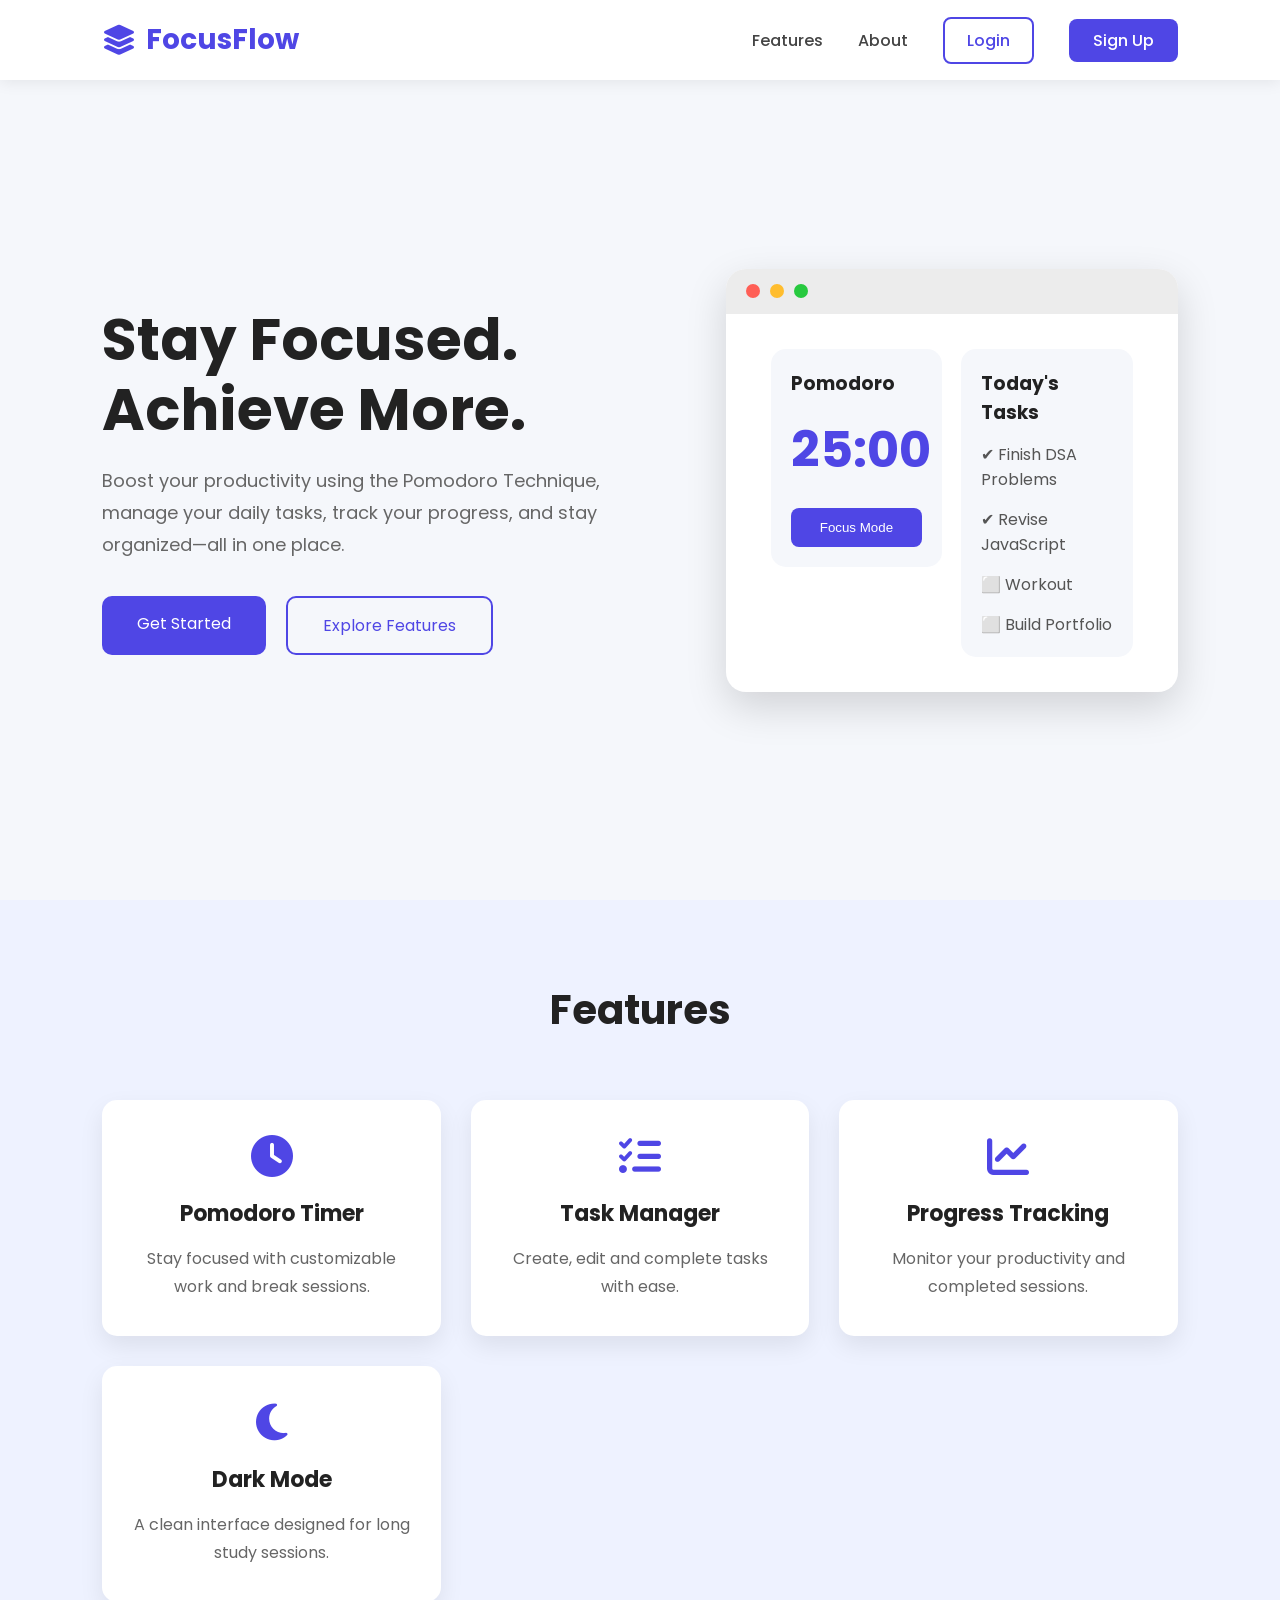
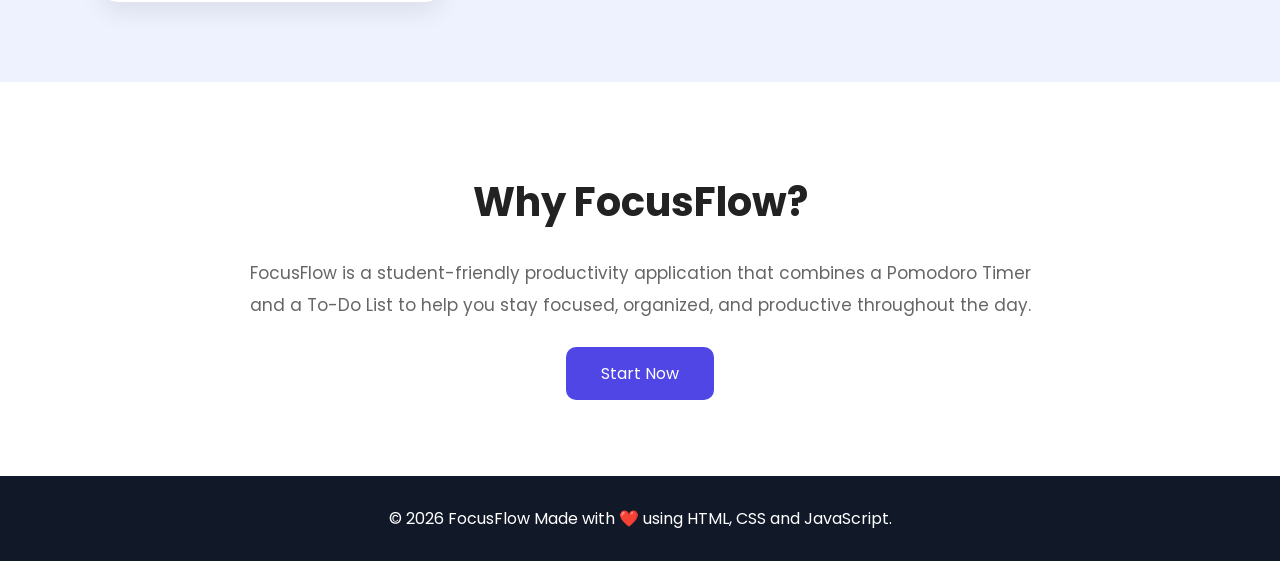
<file: index.html>
<!DOCTYPE html>
<html lang="en">
<head>
    <meta charset="UTF-8">
    <meta name="viewport" content="width=device-width, initial-scale=1.0">
    <title>FocusFlow | Productivity Dashboard</title>

    <!-- FIXED: removed css/ -->
    <link rel="stylesheet" href="style.css">

    <link href="https://fonts.googleapis.com/css2?family=Poppins:wght@300;400;500;600;700&display=swap" rel="stylesheet">

    <link
    rel="stylesheet"
    href="https://cdnjs.cloudflare.com/ajax/libs/font-awesome/6.5.2/css/all.min.css">
</head>

<body>

<nav>

    <div class="logo">

        <i class="fa-solid fa-layer-group"></i>
        <span>FocusFlow</span>

    </div>

    <ul>

        <li><a href="#features">Features</a></li>
        <li><a href="#about">About</a></li>

        <li>
            <a href="login.html" class="login">Login</a>
        </li>

        <li>
            <a href="signup.html" class="signup">Sign Up</a>
        </li>

    </ul>

</nav>

<!-- HERO -->

<section class="hero">

<div class="left">

<h1>
Stay Focused.
<br>
Achieve More.
</h1>

<p>
Boost your productivity using the Pomodoro Technique,
manage your daily tasks,
track your progress,
and stay organized—all in one place.
</p>

<div class="buttons">

<a href="signup.html" class="btn-primary">Get Started</a>

<a href="#features" class="btn-secondary">Explore Features</a>

</div>

</div>

<div class="right">

<div class="preview">

<div class="window-top">

<span class="red"></span>
<span class="yellow"></span>
<span class="green"></span>

</div>

<div class="preview-body">

<div class="timer-box">

<h3>Pomodoro</h3>
<h1>25:00</h1>
<button>Focus Mode</button>

</div>

<div class="task-box">

<h3>Today's Tasks</h3>

<ul>

<li>✔ Finish DSA Problems</li>
<li>✔ Revise JavaScript</li>
<li>⬜ Workout</li>
<li>⬜ Build Portfolio</li>

</ul>

</div>

</div>

</div>

</div>

</section>

<!-- FEATURES -->

<section id="features">

<h2>Features</h2>

<div class="cards">

<div class="card">
<i class="fa-solid fa-clock"></i>
<h3>Pomodoro Timer</h3>
<p>Stay focused with customizable work and break sessions.</p>
</div>

<div class="card">
<i class="fa-solid fa-list-check"></i>
<h3>Task Manager</h3>
<p>Create, edit and complete tasks with ease.</p>
</div>

<div class="card">
<i class="fa-solid fa-chart-line"></i>
<h3>Progress Tracking</h3>
<p>Monitor your productivity and completed sessions.</p>
</div>

<div class="card">
<i class="fa-solid fa-moon"></i>
<h3>Dark Mode</h3>
<p>A clean interface designed for long study sessions.</p>
</div>

</div>

</section>

<!-- ABOUT -->

<section id="about">

<h2>Why FocusFlow?</h2>

<p>
FocusFlow is a student-friendly productivity application
that combines a Pomodoro Timer and a To-Do List
to help you stay focused, organized,
and productive throughout the day.
</p>

<a href="signup.html" class="btn-primary">Start Now</a>

</section>

<footer>

<p>
© 2026 FocusFlow
Made with ❤️ using HTML, CSS and JavaScript.
</p>

</footer>

</body>
</html>
</file>
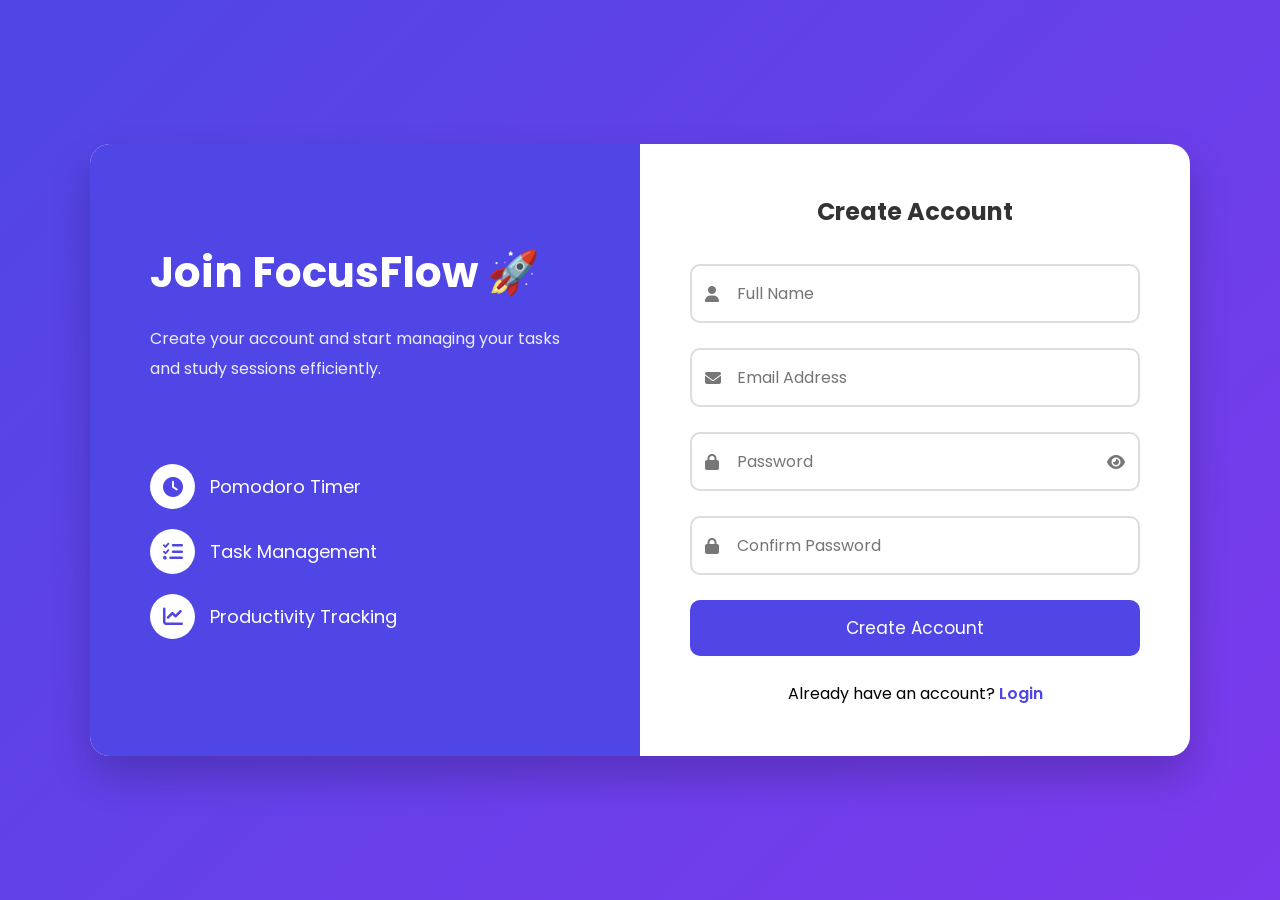
<file: signup.html>
<!DOCTYPE html>
<html lang="en">

<head>

    <meta charset="UTF-8">
    <meta name="viewport" content="width=device-width, initial-scale=1.0">

    <title>Sign Up | FocusFlow</title>

    <!-- FIXED: removed css/ -->
    <link rel="stylesheet" href="auth.css">

    <link href="https://fonts.googleapis.com/css2?family=Poppins:wght@300;400;500;600;700&display=swap" rel="stylesheet">

    <link rel="stylesheet"
          href="https://cdnjs.cloudflare.com/ajax/libs/font-awesome/6.5.2/css/all.min.css">

</head>

<body>

<div class="container">

    <!-- LEFT SIDE -->

    <div class="left">

        <h1>Join FocusFlow 🚀</h1>

        <p>
            Create your account and start managing
            your tasks and study sessions efficiently.
        </p>

        <div class="info-box">

            <div class="feature">
                <i class="fa-solid fa-clock"></i>
                <span>Pomodoro Timer</span>
            </div>

            <div class="feature">
                <i class="fa-solid fa-list-check"></i>
                <span>Task Management</span>
            </div>

            <div class="feature">
                <i class="fa-solid fa-chart-line"></i>
                <span>Productivity Tracking</span>
            </div>

        </div>

    </div>

    <!-- RIGHT SIDE -->

    <div class="right">

        <form id="signupForm">

            <h2>Create Account</h2>

            <div class="input-box">

                <i class="fa-solid fa-user"></i>

                <input
                    type="text"
                    id="name"
                    placeholder="Full Name"
                    required>

            </div>

            <div class="input-box">

                <i class="fa-solid fa-envelope"></i>

                <input
                    type="email"
                    id="email"
                    placeholder="Email Address"
                    required>

            </div>

            <div class="input-box">

                <i class="fa-solid fa-lock"></i>

                <input
                    type="password"
                    id="password"
                    placeholder="Password"
                    required>

                <i class="fa-solid fa-eye" id="togglePassword"></i>

            </div>

            <div class="input-box">

                <i class="fa-solid fa-lock"></i>

                <input
                    type="password"
                    id="confirmPassword"
                    placeholder="Confirm Password"
                    required>

            </div>

            <button type="submit">
                Create Account
            </button>

            <p class="signup">
                Already have an account?
                <a href="login.html">Login</a>
            </p>

        </form>

    </div>

</div>

<!-- FIXED: removed js/ -->
<script src="script.js"></script>

</body>

</html>
</file>
<file: style.css>
/* ===========================
   GOOGLE FONT
=========================== */
@import url('https://fonts.googleapis.com/css2?family=Poppins:wght@300;400;500;600;700&display=swap');

/* ===========================
   RESET
=========================== */

*{
    margin:0;
    padding:0;
    box-sizing:border-box;
    scroll-behavior:smooth;
}

body{
    font-family:'Poppins',sans-serif;
    background:#f5f7fb;
    color:#222;
}

a{
    text-decoration:none;
}

ul{
    list-style:none;
}

/* ===========================
   NAVBAR
=========================== */

nav{
    width:100%;
    height:80px;

    display:flex;
    justify-content:space-between;
    align-items:center;

    padding:0 8%;

    position:fixed;
    top:0;

    background:white;

    box-shadow:0 2px 15px rgba(0,0,0,.08);

    z-index:1000;
}

.logo{

    display:flex;
    align-items:center;
    gap:10px;

    font-size:28px;
    font-weight:700;

    color:#4f46e5;

}

.logo i{

    font-size:30px;

}

nav ul{

    display:flex;
    align-items:center;

    gap:35px;

}

nav ul li a{

    color:#444;
    font-weight:500;

    transition:.3s;

}

nav ul li a:hover{

    color:#4f46e5;

}

/* ===========================
BUTTONS
=========================== */

.login{

    padding:10px 22px;

    border:2px solid #4f46e5;

    border-radius:8px;

    color:#4f46e5;

    transition:.3s;

}

.login:hover{

    background:#4f46e5;

    color:white;

}

.signup{

    background:#4f46e5;

    color:white;

    padding:10px 24px;

    border-radius:8px;

    transition:.3s;

}

.signup:hover{

    background:#4338ca;

}

/* ===========================
HERO
=========================== */

.hero{

    width:100%;

    min-height:100vh;

    display:flex;

    justify-content:space-between;

    align-items:center;

    padding:130px 8% 70px;

}

.left{

    width:50%;

}

.left h1{

    font-size:58px;

    line-height:70px;

    margin-bottom:20px;

}

.left p{

    color:#666;

    font-size:18px;

    line-height:32px;

    margin-bottom:35px;

}

.buttons{

    display:flex;

    gap:20px;

}

.btn-primary{

    background:#4f46e5;

    color:white;

    padding:15px 35px;

    border-radius:10px;

    transition:.3s;

}

.btn-primary:hover{

    background:#4338ca;

}

.btn-secondary{

    border:2px solid #4f46e5;

    color:#4f46e5;

    padding:15px 35px;

    border-radius:10px;

    transition:.3s;

}

.btn-secondary:hover{

    background:#4f46e5;

    color:white;

}

/* ===========================
RIGHT SIDE
=========================== */

.right{

    width:42%;

    display:flex;

    justify-content:center;

}

.preview{

    width:100%;

    background:white;

    border-radius:20px;

    box-shadow:0 15px 40px rgba(0,0,0,.15);

    overflow:hidden;

}

.window-top{

    height:45px;

    background:#ececec;

    display:flex;

    align-items:center;

    gap:10px;

    padding-left:20px;

}

.red,
.yellow,
.green{

    width:14px;

    height:14px;

    border-radius:50%;

}

.red{

    background:#ff5f56;

}

.yellow{

    background:#ffbd2e;

}

.green{

    background:#27c93f;

}

.preview-body{

    display:flex;

    justify-content:space-around;

    align-items:flex-start;

    padding:35px;

}

.timer-box,
.task-box{

    width:45%;

    background:#f5f7fb;

    padding:20px;

    border-radius:15px;

}

.timer-box h3,
.task-box h3{

    margin-bottom:15px;

}

.timer-box h1{

    font-size:50px;

    color:#4f46e5;

    margin-bottom:20px;

}

.timer-box button{

    width:100%;

    padding:12px;

    border:none;

    background:#4f46e5;

    color:white;

    border-radius:8px;

}

.task-box ul{

    display:flex;

    flex-direction:column;

    gap:15px;

    color:#555;

}
/* ===========================
   FEATURES SECTION
=========================== */

#features{
    padding:80px 8%;
    background:#eef2ff;
}

#features h2{
    text-align:center;
    font-size:40px;
    margin-bottom:60px;
    color:#222;
}

.cards{
    display:grid;
    grid-template-columns:repeat(auto-fit,minmax(250px,1fr));
    gap:30px;
}

.card{
    background:#fff;
    padding:35px 25px;
    border-radius:15px;
    text-align:center;
    box-shadow:0 10px 25px rgba(0,0,0,.08);
    transition:0.3s ease;
}

.card:hover{
    transform:translateY(-10px);
    box-shadow:0 18px 35px rgba(0,0,0,.15);
}

.card i{
    font-size:42px;
    color:#4f46e5;
    margin-bottom:20px;
}

.card h3{
    margin-bottom:15px;
    font-size:22px;
}

.card p{
    color:#666;
    line-height:28px;
}

/* ===========================
   ABOUT
=========================== */

#about{
    padding:90px 8%;
    text-align:center;
    background:white;
}

#about h2{
    font-size:40px;
    margin-bottom:25px;
}

#about p{
    max-width:800px;
    margin:auto;
    line-height:32px;
    color:#666;
    margin-bottom:40px;
    font-size:17px;
}

/* ===========================
   FOOTER
=========================== */

footer{
    background:#111827;
    color:white;
    text-align:center;
    padding:30px;
}

/* ===========================
   ANIMATIONS
=========================== */

.hero .left{
    animation:slideLeft 1s ease;
}

.hero .right{
    animation:slideRight 1s ease;
}

@keyframes slideLeft{
    from{
        opacity:0;
        transform:translateX(-80px);
    }

    to{
        opacity:1;
        transform:translateX(0);
    }
}

@keyframes slideRight{
    from{
        opacity:0;
        transform:translateX(80px);
    }

    to{
        opacity:1;
        transform:translateX(0);
    }
}

.card{
    animation:fadeUp 1s ease;
}

@keyframes fadeUp{

    from{
        opacity:0;
        transform:translateY(50px);
    }

    to{
        opacity:1;
        transform:translateY(0);
    }

}

/* ===========================
   RESPONSIVE
=========================== */

@media(max-width:1000px){

    .hero{

        flex-direction:column;
        gap:60px;
        text-align:center;

    }

    .left{

        width:100%;

    }

    .right{

        width:100%;

    }

    .buttons{

        justify-content:center;

    }

}

@media(max-width:768px){

    nav{

        flex-direction:column;
        height:auto;
        padding:20px;

    }

    nav ul{

        flex-direction:column;
        gap:20px;
        margin-top:20px;

    }

    .hero{

        padding-top:180px;

    }

    .left h1{

        font-size:42px;
        line-height:55px;

    }

    .preview-body{

        flex-direction:column;
        gap:20px;

    }

    .timer-box,
    .task-box{

        width:100%;

    }

    #features h2,
    #about h2{

        font-size:32px;

    }

}
</file>
<file: auth.css>
/* ==========================
   RESET
========================== */

*{
    margin:0;
    padding:0;
    box-sizing:border-box;
    font-family:'Poppins',sans-serif;
}

body{

    background:linear-gradient(135deg,#4f46e5,#7c3aed);

    min-height:100vh;

    display:flex;

    justify-content:center;

    align-items:center;

    padding:30px;

}

/* ==========================
   CONTAINER
========================== */

.container{

    width:100%;

    max-width:1100px;

    background:white;

    border-radius:20px;

    overflow:hidden;

    display:flex;

    box-shadow:0 20px 40px rgba(0,0,0,.2);

}

/* ==========================
   LEFT
========================== */

.left{

    width:50%;

    background:#4f46e5;

    color:white;

    padding:60px;

    display:flex;

    flex-direction:column;

    justify-content:center;

}

.left h1{

    font-size:42px;

    margin-bottom:20px;

}

.left p{

    line-height:30px;

    margin-bottom:40px;

    opacity:.9;

}

.left img{

    width:100%;

}

/* ==========================
   RIGHT
========================== */

.right{

    width:50%;

    display:flex;

    justify-content:center;

    align-items:center;

    padding:50px;

}

form{

    width:100%;

}

form h2{

    text-align:center;

    margin-bottom:35px;

    color:#333;

}

/* ==========================
   INPUTS
========================== */

.input-box{

    position:relative;

    margin-bottom:25px;

}

.input-box input{

    width:100%;

    padding:15px 45px;

    border:2px solid #ddd;

    border-radius:10px;

    font-size:16px;

    outline:none;

    transition:.3s;

}

.input-box input:focus{

    border-color:#4f46e5;

}

.input-box i:first-child{

    position:absolute;

    left:15px;

    top:50%;

    transform:translateY(-50%);

    color:#777;

}

#togglePassword{

    position:absolute;

    right:15px;

    top:50%;

    transform:translateY(-50%);

    cursor:pointer;

    color:#777;

}

/* ==========================
   OPTIONS
========================== */

.options{

    display:flex;

    justify-content:space-between;

    align-items:center;

    margin-bottom:25px;

    font-size:14px;

}

.options a{

    color:#4f46e5;

    text-decoration:none;

}

.options a:hover{

    text-decoration:underline;

}

/* ==========================
   BUTTON
========================== */

button{

    width:100%;

    padding:15px;

    background:#4f46e5;

    color:white;

    border:none;

    border-radius:10px;

    font-size:17px;

    cursor:pointer;

    transition:.3s;

}

button:hover{

    background:#4338ca;

}

/* ==========================
   SIGNUP
========================== */

.signup{

    text-align:center;

    margin-top:25px;

}

.signup a{

    color:#4f46e5;

    text-decoration:none;

    font-weight:600;

}

/* ==========================
   RESPONSIVE
========================== */

@media(max-width:900px){

.container{

    flex-direction:column;

}

.left,
.right{

    width:100%;

}

.left{

    text-align:center;

}

.left img{

    max-width:350px;

    margin:auto;

}

}
/* ==========================
   SIGNUP FEATURES
========================== */

.info-box{

    margin-top:40px;

}

.feature{

    display:flex;

    align-items:center;

    gap:15px;

    margin-bottom:20px;

    font-size:18px;

}

.feature i{

    width:45px;

    height:45px;

    border-radius:50%;

    background:white;

    color:#4f46e5;

    display:flex;

    justify-content:center;

    align-items:center;

    font-size:20px;

}
</file>
